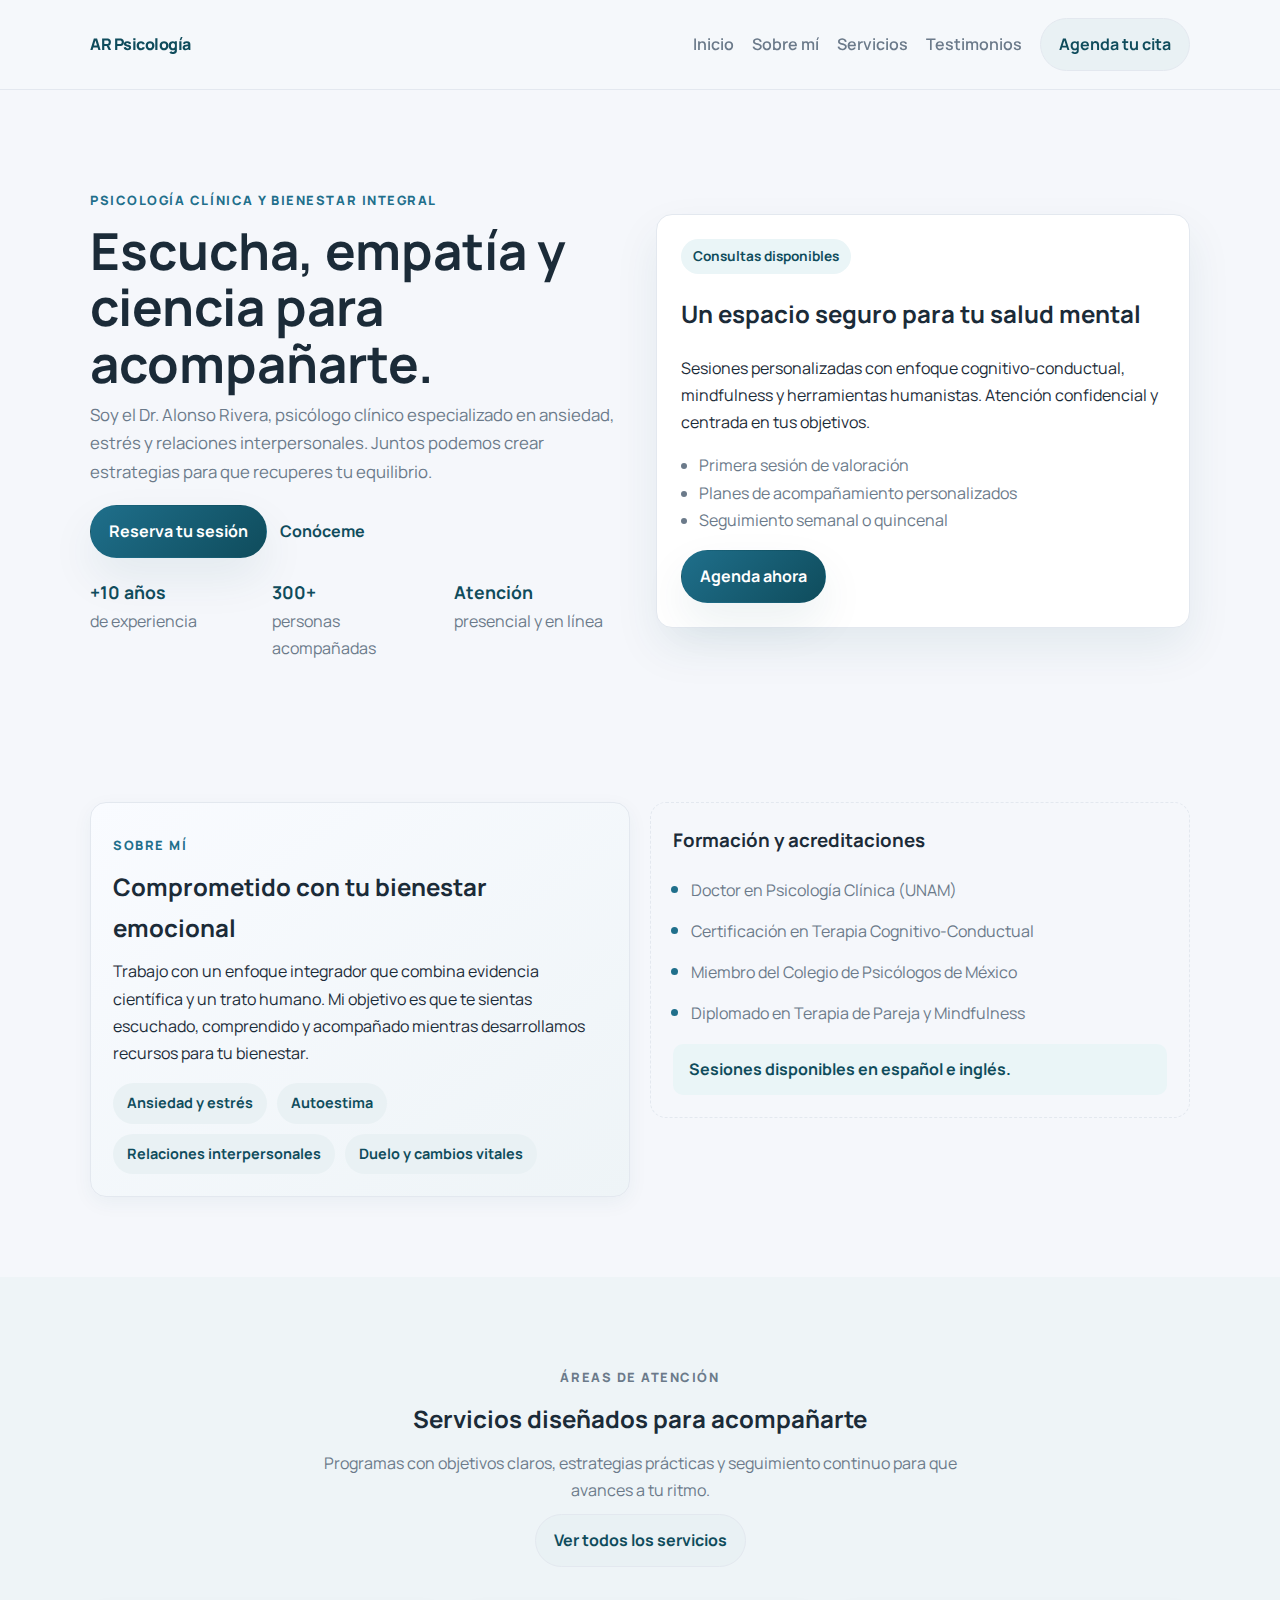
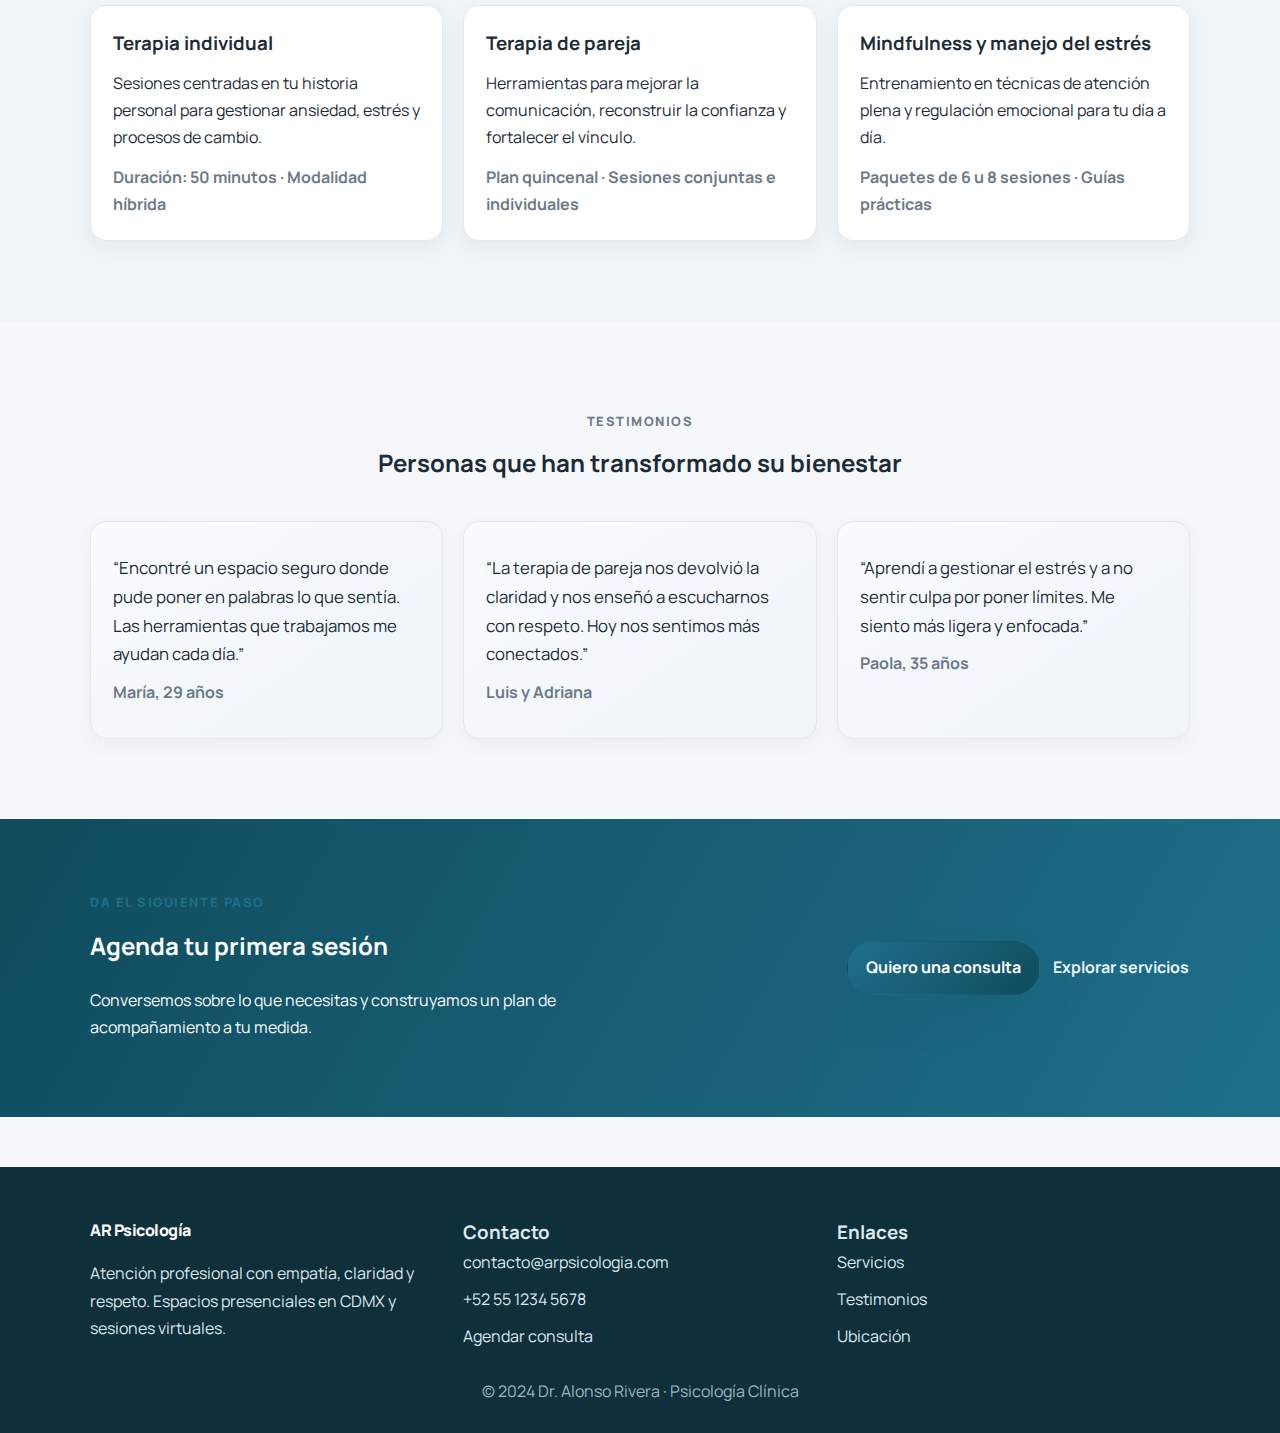
<file: index.html>
<!DOCTYPE html>
<html lang="es">
<head>
  <meta charset="UTF-8" />
  <meta name="viewport" content="width=device-width, initial-scale=1.0" />
  <title>Psicología con empatía | Dr. Alonso Rivera</title>
  <link rel="preconnect" href="https://fonts.googleapis.com">
  <link rel="preconnect" href="https://fonts.gstatic.com" crossorigin>
  <link href="https://fonts.googleapis.com/css2?family=Manrope:wght@400;500;600;700&display=swap" rel="stylesheet">
  <link rel="stylesheet" href="css/style.css" />
</head>
<body>
  <header class="navbar">
    <div class="container nav-content">
      <a href="index.html" class="logo" aria-label="Inicio">AR Psicología</a>
      <nav class="nav-links" aria-label="Principal">
        <a href="#inicio">Inicio</a>
        <a href="#sobre-mi">Sobre mí</a>
        <a href="servicios.html">Servicios</a>
        <a href="#testimonios">Testimonios</a>
        <a class="btn btn-secondary" href="contacto.html">Agenda tu cita</a>
      </nav>
      <button class="menu-toggle" aria-label="Abrir menú">
        <span></span><span></span><span></span>
      </button>
    </div>
  </header>

  <main id="inicio">
    <section class="hero">
      <div class="container hero-grid">
        <div class="hero-text">
          <p class="kicker">Psicología clínica y bienestar integral</p>
          <h1>Escucha, empatía y ciencia para acompañarte.</h1>
          <p class="lead">Soy el Dr. Alonso Rivera, psicólogo clínico especializado en ansiedad, estrés y relaciones interpersonales. Juntos podemos crear estrategias para que recuperes tu equilibrio.</p>
          <div class="hero-actions">
            <a class="btn btn-primary" href="contacto.html">Reserva tu sesión</a>
            <a class="btn btn-link" href="#sobre-mi">Conóceme</a>
          </div>
          <div class="hero-meta">
            <div>
              <strong>+10 años</strong>
              <span>de experiencia</span>
            </div>
            <div>
              <strong>300+</strong>
              <span>personas acompañadas</span>
            </div>
            <div>
              <strong>Atención</strong>
              <span>presencial y en línea</span>
            </div>
          </div>
        </div>
        <div class="hero-card" aria-label="Información destacada">
          <div class="badge">Consultas disponibles</div>
          <h2>Un espacio seguro para tu salud mental</h2>
          <p>Sesiones personalizadas con enfoque cognitivo-conductual, mindfulness y herramientas humanistas. Atención confidencial y centrada en tus objetivos.</p>
          <ul>
            <li>Primera sesión de valoración</li>
            <li>Planes de acompañamiento personalizados</li>
            <li>Seguimiento semanal o quincenal</li>
          </ul>
          <a class="btn btn-primary" href="contacto.html">Agenda ahora</a>
        </div>
      </div>
    </section>

    <section class="section" id="sobre-mi">
      <div class="container section-grid">
        <div class="card soft">
          <p class="kicker">Sobre mí</p>
          <h2>Comprometido con tu bienestar emocional</h2>
          <p>Trabajo con un enfoque integrador que combina evidencia científica y un trato humano. Mi objetivo es que te sientas escuchado, comprendido y acompañado mientras desarrollamos recursos para tu bienestar.</p>
          <div class="pill-group">
            <span class="pill">Ansiedad y estrés</span>
            <span class="pill">Autoestima</span>
            <span class="pill">Relaciones interpersonales</span>
            <span class="pill">Duelo y cambios vitales</span>
          </div>
        </div>
        <div class="card outline">
          <h3>Formación y acreditaciones</h3>
          <ul class="checklist">
            <li>Doctor en Psicología Clínica (UNAM)</li>
            <li>Certificación en Terapia Cognitivo-Conductual</li>
            <li>Miembro del Colegio de Psicólogos de México</li>
            <li>Diplomado en Terapia de Pareja y Mindfulness</li>
          </ul>
          <div class="info-banner">Sesiones disponibles en español e inglés.</div>
        </div>
      </div>
    </section>

    <section class="section muted" id="servicios">
      <div class="container">
        <div class="section-header">
          <p class="kicker">Áreas de atención</p>
          <h2>Servicios diseñados para acompañarte</h2>
          <p>Programas con objetivos claros, estrategias prácticas y seguimiento continuo para que avances a tu ritmo.</p>
          <a class="btn btn-secondary" href="servicios.html">Ver todos los servicios</a>
        </div>
        <div class="cards-grid">
          <article class="card">
            <h3>Terapia individual</h3>
            <p>Sesiones centradas en tu historia personal para gestionar ansiedad, estrés y procesos de cambio.</p>
            <div class="meta">Duración: 50 minutos · Modalidad híbrida</div>
          </article>
          <article class="card">
            <h3>Terapia de pareja</h3>
            <p>Herramientas para mejorar la comunicación, reconstruir la confianza y fortalecer el vínculo.</p>
            <div class="meta">Plan quincenal · Sesiones conjuntas e individuales</div>
          </article>
          <article class="card">
            <h3>Mindfulness y manejo del estrés</h3>
            <p>Entrenamiento en técnicas de atención plena y regulación emocional para tu día a día.</p>
            <div class="meta">Paquetes de 6 u 8 sesiones · Guías prácticas</div>
          </article>
        </div>
      </div>
    </section>

    <section class="section" id="testimonios">
      <div class="container">
        <div class="section-header">
          <p class="kicker">Testimonios</p>
          <h2>Personas que han transformado su bienestar</h2>
        </div>
        <div class="cards-grid testimonials">
          <article class="card soft">
            <p class="quote">“Encontré un espacio seguro donde pude poner en palabras lo que sentía. Las herramientas que trabajamos me ayudan cada día.”</p>
            <p class="author">María, 29 años</p>
          </article>
          <article class="card soft">
            <p class="quote">“La terapia de pareja nos devolvió la claridad y nos enseñó a escucharnos con respeto. Hoy nos sentimos más conectados.”</p>
            <p class="author">Luis y Adriana</p>
          </article>
          <article class="card soft">
            <p class="quote">“Aprendí a gestionar el estrés y a no sentir culpa por poner límites. Me siento más ligera y enfocada.”</p>
            <p class="author">Paola, 35 años</p>
          </article>
        </div>
      </div>
    </section>

    <section class="cta" aria-labelledby="cta-title">
      <div class="container cta-content">
        <div>
          <p class="kicker">Da el siguiente paso</p>
          <h2 id="cta-title">Agenda tu primera sesión</h2>
          <p>Conversemos sobre lo que necesitas y construyamos un plan de acompañamiento a tu medida.</p>
        </div>
        <div class="cta-actions">
          <a class="btn btn-primary" href="contacto.html">Quiero una consulta</a>
          <a class="btn btn-link" href="servicios.html">Explorar servicios</a>
        </div>
      </div>
    </section>
  </main>

  <footer class="footer">
    <div class="container footer-grid">
      <div>
        <a class="logo" href="index.html">AR Psicología</a>
        <p>Atención profesional con empatía, claridad y respeto. Espacios presenciales en CDMX y sesiones virtuales.</p>
      </div>
      <div>
        <h3>Contacto</h3>
        <ul class="footer-links">
          <li><a href="mailto:contacto@arpsicologia.com">contacto@arpsicologia.com</a></li>
          <li><a href="tel:+525512345678">+52 55 1234 5678</a></li>
          <li><a href="contacto.html">Agendar consulta</a></li>
        </ul>
      </div>
      <div>
        <h3>Enlaces</h3>
        <ul class="footer-links">
          <li><a href="servicios.html">Servicios</a></li>
          <li><a href="#testimonios">Testimonios</a></li>
          <li><a href="contacto.html#ubicacion">Ubicación</a></li>
        </ul>
      </div>
    </div>
    <p class="footer-bottom">© 2024 Dr. Alonso Rivera · Psicología Clínica</p>
  </footer>

  <script src="js/main.js"></script>
</body>
</html>
</file>
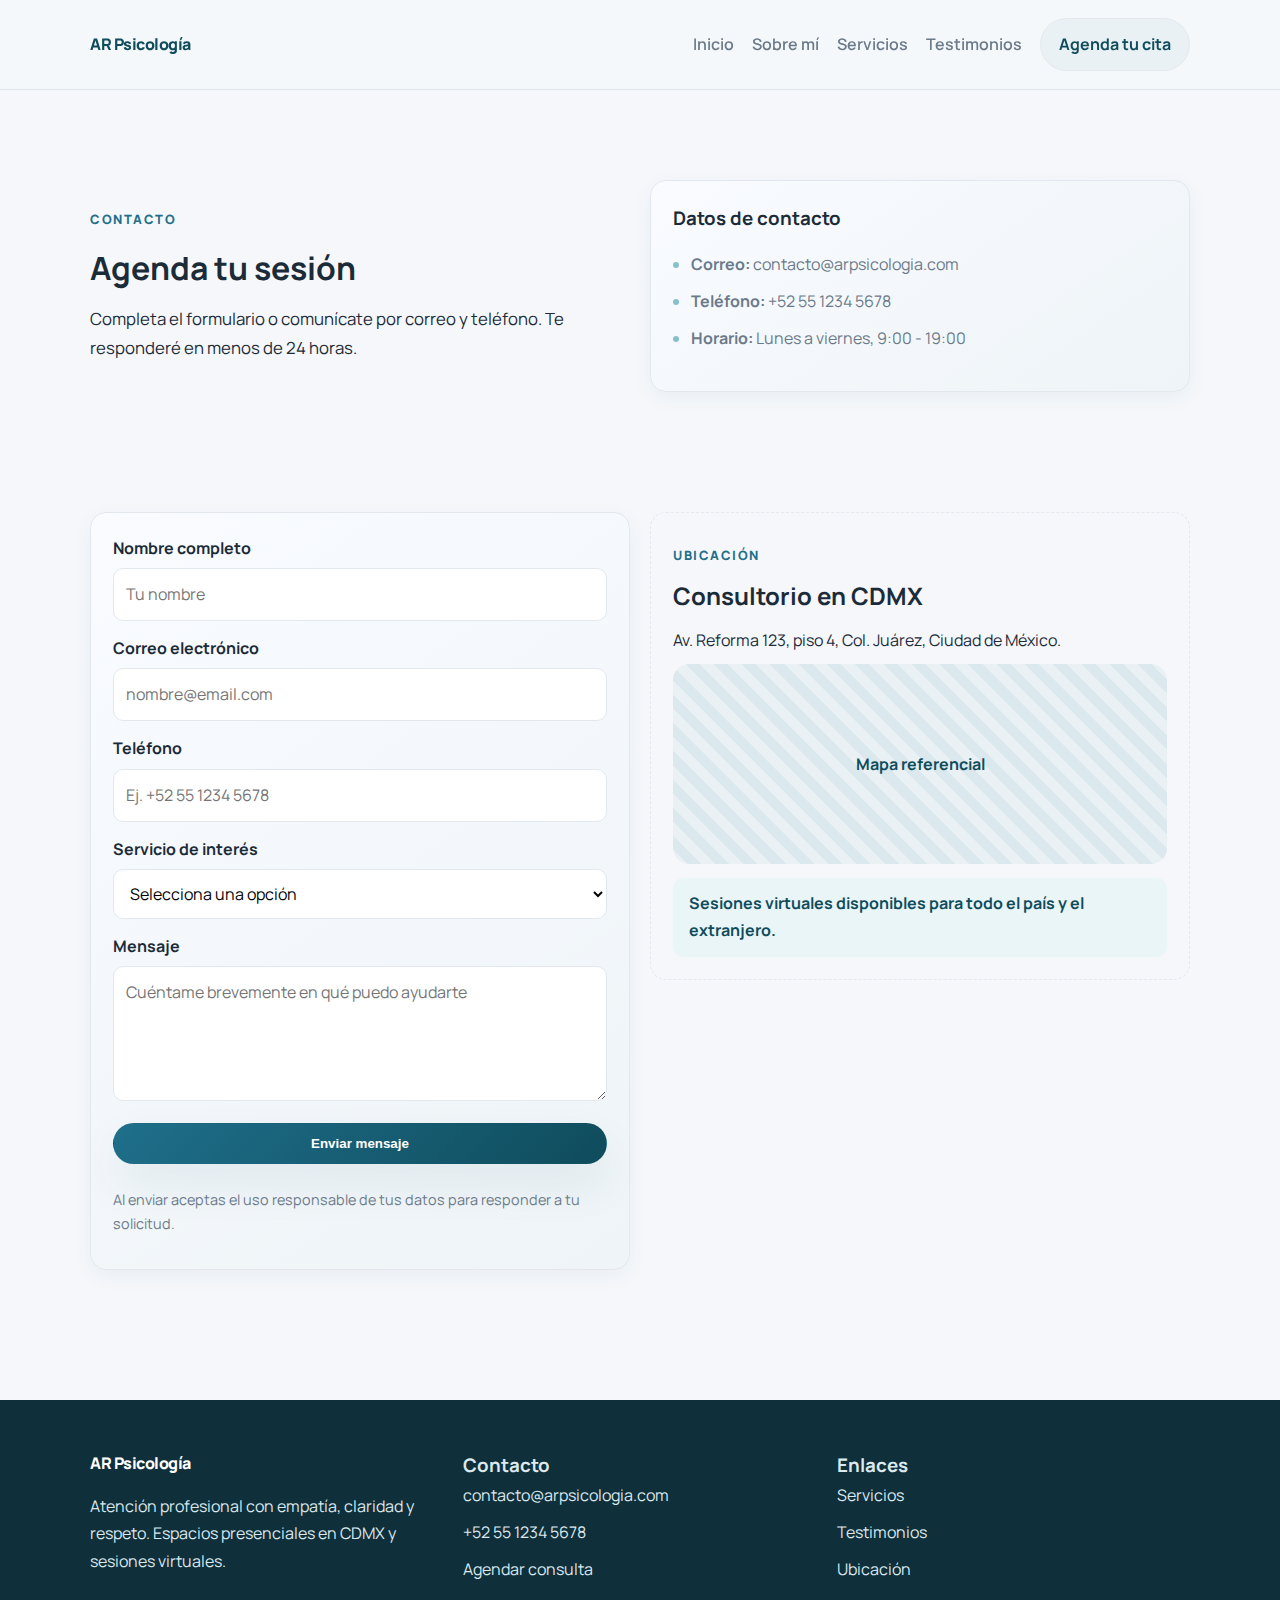
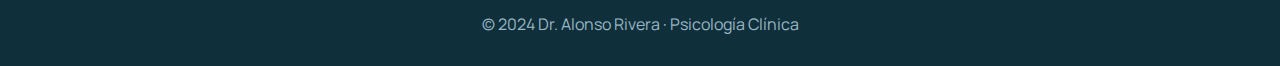
<file: contacto.html>
<!DOCTYPE html>
<html lang="es">
<head>
  <meta charset="UTF-8" />
  <meta name="viewport" content="width=device-width, initial-scale=1.0" />
  <title>Contacto | AR Psicología</title>
  <link rel="preconnect" href="https://fonts.googleapis.com">
  <link rel="preconnect" href="https://fonts.gstatic.com" crossorigin>
  <link href="https://fonts.googleapis.com/css2?family=Manrope:wght@400;500;600;700&display=swap" rel="stylesheet">
  <link rel="stylesheet" href="css/style.css" />
</head>
<body>
  <header class="navbar">
    <div class="container nav-content">
      <a href="index.html" class="logo" aria-label="Inicio">AR Psicología</a>
      <nav class="nav-links" aria-label="Principal">
        <a href="index.html#inicio">Inicio</a>
        <a href="index.html#sobre-mi">Sobre mí</a>
        <a href="servicios.html">Servicios</a>
        <a href="index.html#testimonios">Testimonios</a>
        <a class="btn btn-secondary" href="contacto.html" aria-current="page">Agenda tu cita</a>
      </nav>
      <button class="menu-toggle" aria-label="Abrir menú">
        <span></span><span></span><span></span>
      </button>
    </div>
  </header>

  <main class="page">
    <section class="page-header">
      <div class="container header-grid">
        <div>
          <p class="kicker">Contacto</p>
          <h1>Agenda tu sesión</h1>
          <p class="lead">Completa el formulario o comunícate por correo y teléfono. Te responderé en menos de 24 horas.</p>
        </div>
        <div class="card soft">
          <h3>Datos de contacto</h3>
          <ul class="bullet-list">
            <li><strong>Correo:</strong> <a href="mailto:contacto@arpsicologia.com">contacto@arpsicologia.com</a></li>
            <li><strong>Teléfono:</strong> <a href="tel:+525512345678">+52 55 1234 5678</a></li>
            <li><strong>Horario:</strong> Lunes a viernes, 9:00 - 19:00</li>
          </ul>
        </div>
      </div>
    </section>

    <section class="section">
      <div class="container contact-grid">
        <form class="card soft form" aria-label="Formulario de contacto">
          <div class="field">
            <label for="nombre">Nombre completo</label>
            <input type="text" id="nombre" name="nombre" placeholder="Tu nombre" required>
          </div>
          <div class="field">
            <label for="correo">Correo electrónico</label>
            <input type="email" id="correo" name="correo" placeholder="nombre@email.com" required>
          </div>
          <div class="field">
            <label for="telefono">Teléfono</label>
            <input type="tel" id="telefono" name="telefono" placeholder="Ej. +52 55 1234 5678">
          </div>
          <div class="field">
            <label for="servicio">Servicio de interés</label>
            <select id="servicio" name="servicio">
              <option value="">Selecciona una opción</option>
              <option value="individual">Terapia individual</option>
              <option value="pareja">Terapia de pareja</option>
              <option value="mindfulness">Mindfulness y manejo del estrés</option>
              <option value="talleres">Talleres y charlas</option>
            </select>
          </div>
          <div class="field">
            <label for="mensaje">Mensaje</label>
            <textarea id="mensaje" name="mensaje" rows="4" placeholder="Cuéntame brevemente en qué puedo ayudarte" required></textarea>
          </div>
          <button class="btn btn-primary" type="submit">Enviar mensaje</button>
          <p class="form-note">Al enviar aceptas el uso responsable de tus datos para responder a tu solicitud.</p>
        </form>

        <div class="card outline" id="ubicacion">
          <p class="kicker">Ubicación</p>
          <h2>Consultorio en CDMX</h2>
          <p>Av. Reforma 123, piso 4, Col. Juárez, Ciudad de México.</p>
          <div class="map-placeholder" role="img" aria-label="Mapa de ubicación">Mapa referencial</div>
          <div class="info-banner">Sesiones virtuales disponibles para todo el país y el extranjero.</div>
        </div>
      </div>
    </section>
  </main>

  <footer class="footer">
    <div class="container footer-grid">
      <div>
        <a class="logo" href="index.html">AR Psicología</a>
        <p>Atención profesional con empatía, claridad y respeto. Espacios presenciales en CDMX y sesiones virtuales.</p>
      </div>
      <div>
        <h3>Contacto</h3>
        <ul class="footer-links">
          <li><a href="mailto:contacto@arpsicologia.com">contacto@arpsicologia.com</a></li>
          <li><a href="tel:+525512345678">+52 55 1234 5678</a></li>
          <li><a href="contacto.html">Agendar consulta</a></li>
        </ul>
      </div>
      <div>
        <h3>Enlaces</h3>
        <ul class="footer-links">
          <li><a href="servicios.html">Servicios</a></li>
          <li><a href="index.html#testimonios">Testimonios</a></li>
          <li><a href="contacto.html#ubicacion">Ubicación</a></li>
        </ul>
      </div>
    </div>
    <p class="footer-bottom">© 2024 Dr. Alonso Rivera · Psicología Clínica</p>
  </footer>

  <script src="js/main.js"></script>
</body>
</html>
</file>
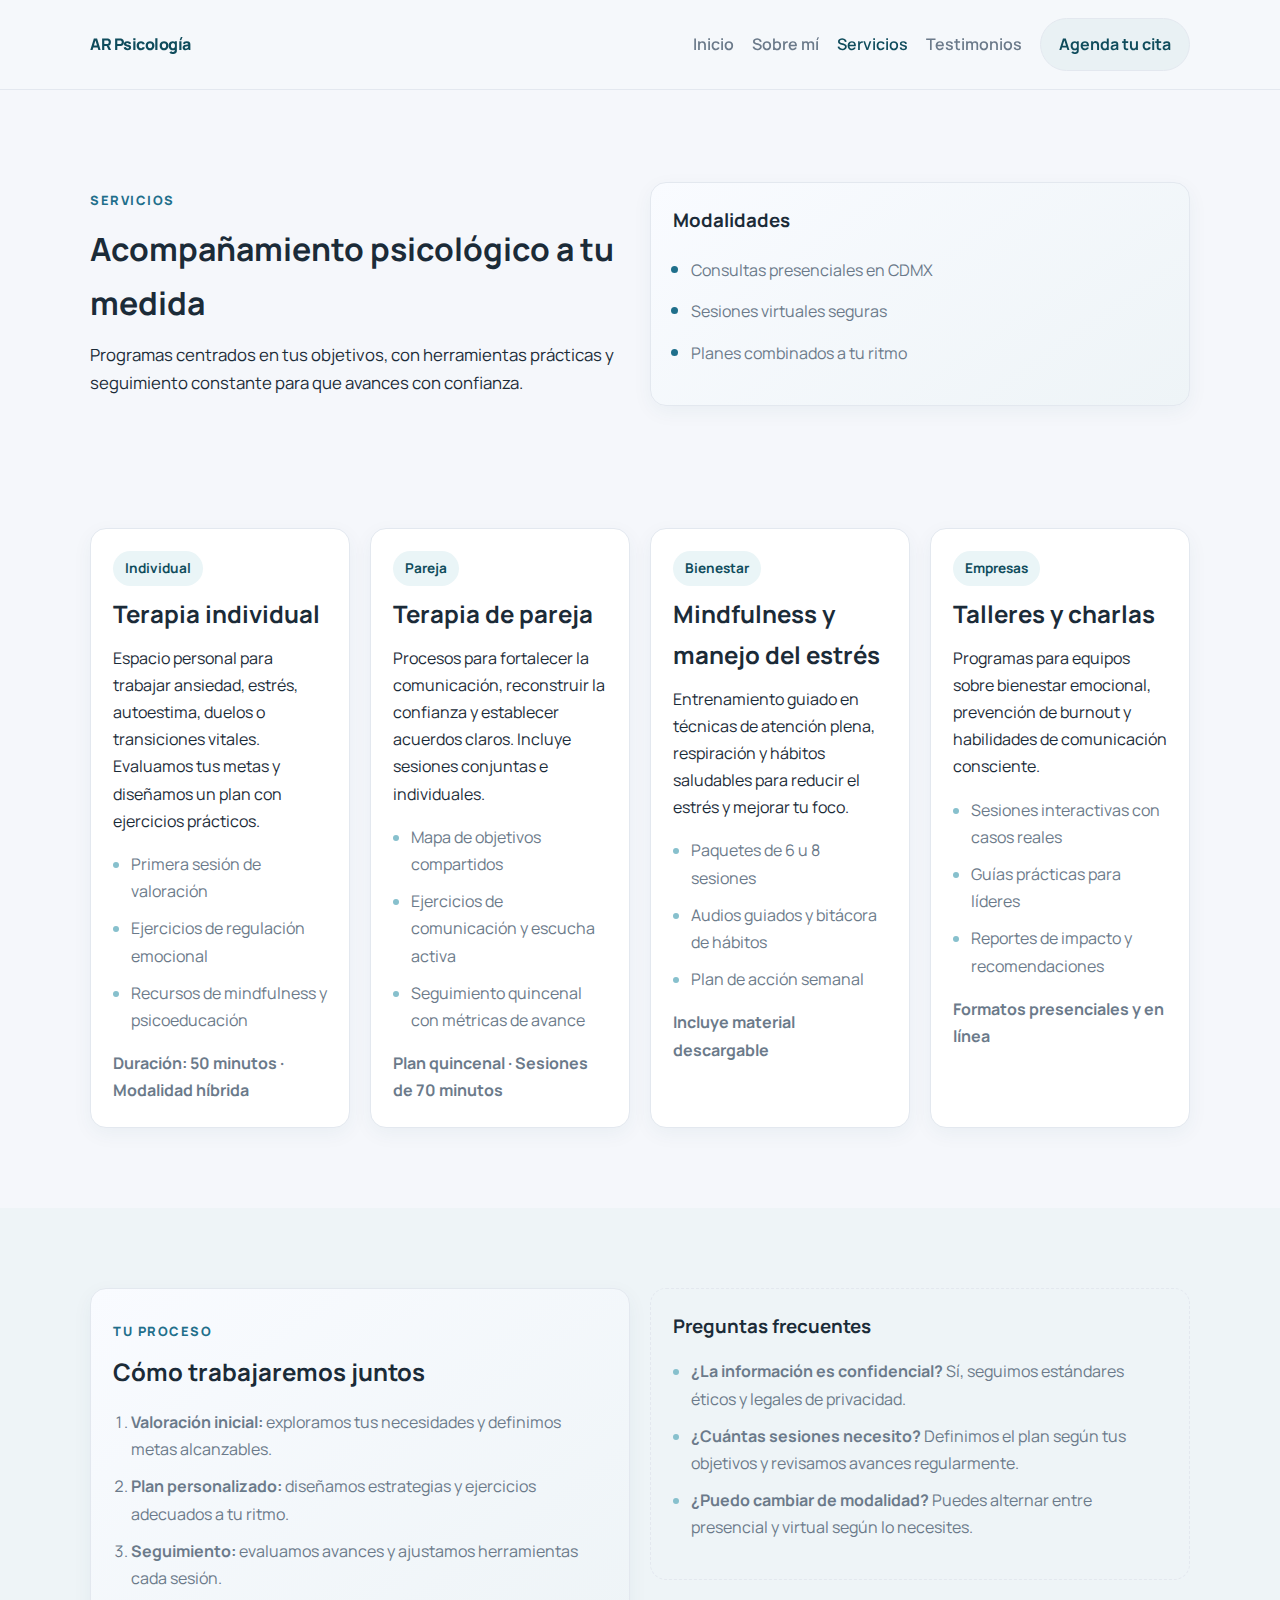
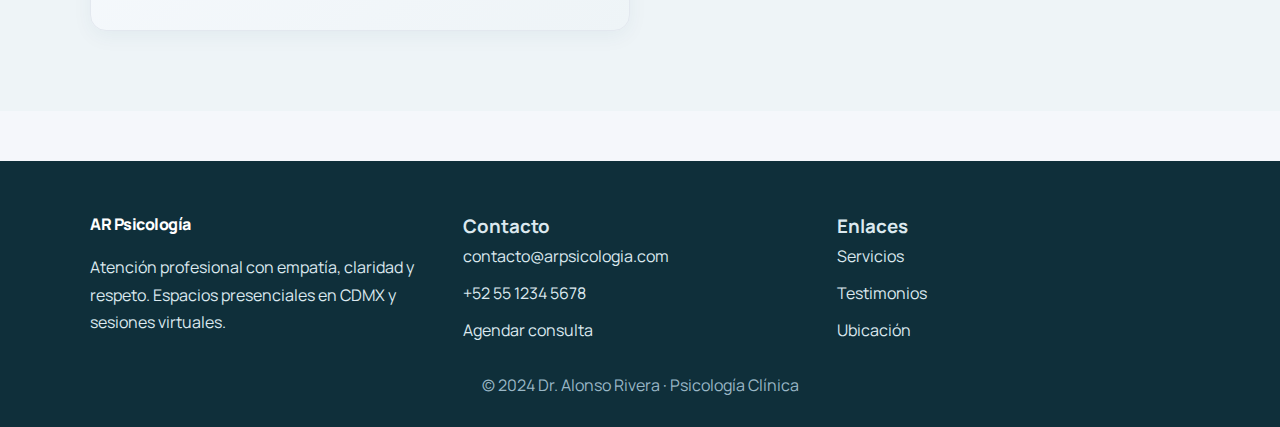
<file: servicios.html>
<!DOCTYPE html>
<html lang="es">
<head>
  <meta charset="UTF-8" />
  <meta name="viewport" content="width=device-width, initial-scale=1.0" />
  <title>Servicios | AR Psicología</title>
  <link rel="preconnect" href="https://fonts.googleapis.com">
  <link rel="preconnect" href="https://fonts.gstatic.com" crossorigin>
  <link href="https://fonts.googleapis.com/css2?family=Manrope:wght@400;500;600;700&display=swap" rel="stylesheet">
  <link rel="stylesheet" href="css/style.css" />
</head>
<body>
  <header class="navbar">
    <div class="container nav-content">
      <a href="index.html" class="logo" aria-label="Inicio">AR Psicología</a>
      <nav class="nav-links" aria-label="Principal">
        <a href="index.html#inicio">Inicio</a>
        <a href="index.html#sobre-mi">Sobre mí</a>
        <a href="servicios.html" aria-current="page">Servicios</a>
        <a href="index.html#testimonios">Testimonios</a>
        <a class="btn btn-secondary" href="contacto.html">Agenda tu cita</a>
      </nav>
      <button class="menu-toggle" aria-label="Abrir menú">
        <span></span><span></span><span></span>
      </button>
    </div>
  </header>

  <main class="page">
    <section class="page-header">
      <div class="container header-grid">
        <div>
          <p class="kicker">Servicios</p>
          <h1>Acompañamiento psicológico a tu medida</h1>
          <p class="lead">Programas centrados en tus objetivos, con herramientas prácticas y seguimiento constante para que avances con confianza.</p>
        </div>
        <div class="card soft">
          <h3>Modalidades</h3>
          <ul class="checklist">
            <li>Consultas presenciales en CDMX</li>
            <li>Sesiones virtuales seguras</li>
            <li>Planes combinados a tu ritmo</li>
          </ul>
        </div>
      </div>
    </section>

    <section class="section">
      <div class="container">
        <div class="cards-grid service-cards">
          <article class="card">
            <div class="badge">Individual</div>
            <h2>Terapia individual</h2>
            <p>Espacio personal para trabajar ansiedad, estrés, autoestima, duelos o transiciones vitales. Evaluamos tus metas y diseñamos un plan con ejercicios prácticos.</p>
            <ul class="bullet-list">
              <li>Primera sesión de valoración</li>
              <li>Ejercicios de regulación emocional</li>
              <li>Recursos de mindfulness y psicoeducación</li>
            </ul>
            <div class="meta">Duración: 50 minutos · Modalidad híbrida</div>
          </article>

          <article class="card">
            <div class="badge">Pareja</div>
            <h2>Terapia de pareja</h2>
            <p>Procesos para fortalecer la comunicación, reconstruir la confianza y establecer acuerdos claros. Incluye sesiones conjuntas e individuales.</p>
            <ul class="bullet-list">
              <li>Mapa de objetivos compartidos</li>
              <li>Ejercicios de comunicación y escucha activa</li>
              <li>Seguimiento quincenal con métricas de avance</li>
            </ul>
            <div class="meta">Plan quincenal · Sesiones de 70 minutos</div>
          </article>

          <article class="card">
            <div class="badge">Bienestar</div>
            <h2>Mindfulness y manejo del estrés</h2>
            <p>Entrenamiento guiado en técnicas de atención plena, respiración y hábitos saludables para reducir el estrés y mejorar tu foco.</p>
            <ul class="bullet-list">
              <li>Paquetes de 6 u 8 sesiones</li>
              <li>Audios guiados y bitácora de hábitos</li>
              <li>Plan de acción semanal</li>
            </ul>
            <div class="meta">Incluye material descargable</div>
          </article>

          <article class="card">
            <div class="badge">Empresas</div>
            <h2>Talleres y charlas</h2>
            <p>Programas para equipos sobre bienestar emocional, prevención de burnout y habilidades de comunicación consciente.</p>
            <ul class="bullet-list">
              <li>Sesiones interactivas con casos reales</li>
              <li>Guías prácticas para líderes</li>
              <li>Reportes de impacto y recomendaciones</li>
            </ul>
            <div class="meta">Formatos presenciales y en línea</div>
          </article>
        </div>
      </div>
    </section>

    <section class="section muted">
      <div class="container section-grid">
        <div class="card soft">
          <p class="kicker">Tu proceso</p>
          <h2>Cómo trabajaremos juntos</h2>
          <ol class="steps">
            <li><strong>Valoración inicial:</strong> exploramos tus necesidades y definimos metas alcanzables.</li>
            <li><strong>Plan personalizado:</strong> diseñamos estrategias y ejercicios adecuados a tu ritmo.</li>
            <li><strong>Seguimiento:</strong> evaluamos avances y ajustamos herramientas cada sesión.</li>
          </ol>
        </div>
        <div class="card outline">
          <h3>Preguntas frecuentes</h3>
          <ul class="bullet-list">
            <li><strong>¿La información es confidencial?</strong> Sí, seguimos estándares éticos y legales de privacidad.</li>
            <li><strong>¿Cuántas sesiones necesito?</strong> Definimos el plan según tus objetivos y revisamos avances regularmente.</li>
            <li><strong>¿Puedo cambiar de modalidad?</strong> Puedes alternar entre presencial y virtual según lo necesites.</li>
          </ul>
        </div>
      </div>
    </section>
  </main>

  <footer class="footer">
    <div class="container footer-grid">
      <div>
        <a class="logo" href="index.html">AR Psicología</a>
        <p>Atención profesional con empatía, claridad y respeto. Espacios presenciales en CDMX y sesiones virtuales.</p>
      </div>
      <div>
        <h3>Contacto</h3>
        <ul class="footer-links">
          <li><a href="mailto:contacto@arpsicologia.com">contacto@arpsicologia.com</a></li>
          <li><a href="tel:+525512345678">+52 55 1234 5678</a></li>
          <li><a href="contacto.html">Agendar consulta</a></li>
        </ul>
      </div>
      <div>
        <h3>Enlaces</h3>
        <ul class="footer-links">
          <li><a href="servicios.html">Servicios</a></li>
          <li><a href="index.html#testimonios">Testimonios</a></li>
          <li><a href="contacto.html#ubicacion">Ubicación</a></li>
        </ul>
      </div>
    </div>
    <p class="footer-bottom">© 2024 Dr. Alonso Rivera · Psicología Clínica</p>
  </footer>

  <script src="js/main.js"></script>
</body>
</html>
</file>
<file: css/style.css>
:root {
  --bg: #f5f7fb;
  --card: #ffffff;
  --primary: #1f6f8b;
  --primary-dark: #0f4c5c;
  --accent: #87c0cd;
  --text: #1b2b38;
  --muted: #6b7a8a;
  --border: #e3e8ef;
  --shadow: 0 20px 45px rgba(15, 76, 92, 0.08);
  --radius: 16px;
  --radius-sm: 10px;
}

* {
  box-sizing: border-box;
}

body {
  margin: 0;
  font-family: 'Manrope', system-ui, -apple-system, sans-serif;
  color: var(--text);
  background: var(--bg);
  line-height: 1.7;
}

a {
  color: inherit;
  text-decoration: none;
}

img {
  max-width: 100%;
  display: block;
}

.container {
  width: min(1100px, 92%);
  margin: 0 auto;
}

.navbar {
  position: sticky;
  top: 0;
  z-index: 10;
  background: rgba(245, 247, 251, 0.9);
  backdrop-filter: blur(10px);
  border-bottom: 1px solid var(--border);
}

.nav-content {
  display: flex;
  align-items: center;
  justify-content: space-between;
  padding: 18px 0;
  gap: 12px;
}

.logo {
  font-weight: 800;
  letter-spacing: -0.5px;
  color: var(--primary-dark);
}

.nav-links {
  display: flex;
  align-items: center;
  gap: 18px;
  font-weight: 600;
  color: var(--muted);
}

.nav-links a:hover,
.nav-links a[aria-current='page'] {
  color: var(--primary-dark);
}

.menu-toggle {
  display: none;
  flex-direction: column;
  gap: 4px;
  background: none;
  border: none;
  padding: 6px;
  cursor: pointer;
}

.menu-toggle span {
  width: 22px;
  height: 2px;
  background: var(--text);
  border-radius: 4px;
}

.btn {
  border-radius: 999px;
  padding: 12px 18px;
  font-weight: 700;
  display: inline-flex;
  align-items: center;
  justify-content: center;
  gap: 8px;
  border: 1px solid transparent;
  transition: all 0.2s ease;
}

.btn-primary {
  background: linear-gradient(135deg, var(--primary), var(--primary-dark));
  color: #fff;
  box-shadow: var(--shadow);
}

.btn-primary:hover {
  transform: translateY(-1px);
  box-shadow: 0 18px 35px rgba(15, 76, 92, 0.14);
}

.btn-secondary {
  background: #e9f1f4;
  color: var(--primary-dark);
  border-color: var(--border);
}

.btn-secondary:hover {
  background: #dce9ef;
}

.btn-link {
  color: var(--primary-dark);
  padding: 10px 0;
}

.hero {
  padding: 90px 0 60px;
}

.hero-grid {
  display: grid;
  grid-template-columns: repeat(auto-fit, minmax(300px, 1fr));
  gap: 32px;
  align-items: center;
}

.hero-text h1 {
  font-size: clamp(2rem, 3vw + 1rem, 3.2rem);
  line-height: 1.1;
  margin: 12px 0;
}

.hero-text .lead {
  color: var(--muted);
  margin-bottom: 18px;
}

.hero-actions {
  display: flex;
  gap: 12px;
  flex-wrap: wrap;
  margin-bottom: 20px;
}

.hero-meta {
  display: grid;
  grid-template-columns: repeat(auto-fit, minmax(140px, 1fr));
  gap: 12px;
  color: var(--muted);
  margin-top: 8px;
}

.hero-meta strong {
  display: block;
  color: var(--primary-dark);
  font-size: 1.1rem;
}

.hero-card {
  background: var(--card);
  padding: 24px;
  border-radius: var(--radius);
  box-shadow: var(--shadow);
  border: 1px solid var(--border);
}

.badge {
  display: inline-block;
  background: #eaf5f7;
  color: var(--primary-dark);
  padding: 6px 12px;
  border-radius: 999px;
  font-weight: 700;
  font-size: 0.85rem;
}

.hero-card ul {
  padding-left: 18px;
  color: var(--muted);
}

.section {
  padding: 80px 0;
}

.section.muted {
  background: #eef4f7;
}

.section-header {
  text-align: center;
  max-width: 680px;
  margin: 0 auto 38px;
}

.section-header p {
  color: var(--muted);
}

.section-grid {
  display: grid;
  grid-template-columns: repeat(auto-fit, minmax(300px, 1fr));
  gap: 20px;
  align-items: start;
}

.cards-grid {
  display: grid;
  grid-template-columns: repeat(auto-fit, minmax(260px, 1fr));
  gap: 20px;
}

.card {
  background: var(--card);
  border-radius: var(--radius);
  padding: 22px;
  border: 1px solid var(--border);
  box-shadow: 0 6px 20px rgba(15, 76, 92, 0.05);
}

.card.soft {
  background: linear-gradient(145deg, #f9fbff 0%, #eef4f7 100%);
}

.card.outline {
  background: transparent;
  border-style: dashed;
  box-shadow: none;
}

.kicker {
  text-transform: uppercase;
  letter-spacing: 0.12em;
  font-size: 0.8rem;
  color: var(--primary);
  font-weight: 800;
}

.lead {
  font-size: 1.05rem;
}

.pill-group {
  display: flex;
  flex-wrap: wrap;
  gap: 10px;
  margin-top: 16px;
}

.pill {
  background: #e9f1f4;
  color: var(--primary-dark);
  padding: 8px 14px;
  border-radius: 999px;
  font-weight: 700;
  font-size: 0.9rem;
}

.checklist,
.bullet-list {
  padding-left: 18px;
  color: var(--muted);
  display: grid;
  gap: 10px;
}

.checklist li::marker {
  color: var(--primary);
  font-size: 1.2em;
}

.bullet-list li::marker {
  color: var(--accent);
}

.info-banner {
  background: #eaf5f7;
  color: var(--primary-dark);
  padding: 12px 16px;
  border-radius: var(--radius-sm);
  margin-top: 14px;
  font-weight: 700;
}

.meta {
  color: var(--muted);
  font-weight: 700;
  margin-top: 12px;
}

.testimonials .quote {
  font-size: 1.05rem;
  color: var(--text);
}

.testimonials .author {
  margin-top: 10px;
  color: var(--muted);
  font-weight: 700;
}

.cta {
  background: linear-gradient(120deg, var(--primary-dark), var(--primary));
  color: #fff;
  padding: 60px 0;
}

.cta-content {
  display: grid;
  grid-template-columns: repeat(auto-fit, minmax(260px, 1fr));
  align-items: center;
  gap: 16px;
}

.cta-actions {
  display: flex;
  gap: 12px;
  justify-content: flex-end;
  flex-wrap: wrap;
}

.cta .btn-link {
  color: #e8f7ff;
}

.footer {
  background: #0f2f3a;
  color: #dce9ef;
  padding: 50px 0 28px;
  margin-top: 50px;
}

.footer-grid {
  display: grid;
  grid-template-columns: repeat(auto-fit, minmax(220px, 1fr));
  gap: 20px;
  align-items: start;
  margin-bottom: 20px;
}

.footer-links {
  list-style: none;
  padding: 0;
  margin: 0;
  display: grid;
  gap: 10px;
}

.footer-links a {
  color: #dce9ef;
}

.footer-bottom {
  text-align: center;
  color: #9ab7c6;
  margin: 0;
}

.page-header {
  padding: 90px 0 40px;
}

.header-grid {
  display: grid;
  grid-template-columns: repeat(auto-fit, minmax(280px, 1fr));
  gap: 20px;
  align-items: center;
}

.service-cards .card h2 {
  margin-top: 8px;
}

.steps {
  padding-left: 18px;
  color: var(--muted);
  display: grid;
  gap: 10px;
}

.contact-grid {
  display: grid;
  grid-template-columns: repeat(auto-fit, minmax(300px, 1fr));
  gap: 20px;
  align-items: start;
}

.form {
  display: grid;
  gap: 14px;
}

.field label {
  font-weight: 700;
  color: var(--text);
  display: block;
  margin-bottom: 6px;
}

.field input,
.field select,
.field textarea {
  width: 100%;
  padding: 12px;
  border-radius: var(--radius-sm);
  border: 1px solid var(--border);
  background: #fff;
  font: inherit;
}

.field input:focus,
.field select:focus,
.field textarea:focus {
  outline: 2px solid var(--accent);
  border-color: var(--accent);
}

.form-note {
  color: var(--muted);
  font-size: 0.9rem;
  margin: 0;
}

.map-placeholder {
  background: repeating-linear-gradient(45deg, #e9f1f4, #e9f1f4 10px, #dbe8ee 10px, #dbe8ee 20px);
  height: 200px;
  border-radius: var(--radius);
  display: grid;
  place-items: center;
  color: var(--primary-dark);
  font-weight: 700;
}

.footer .logo {
  color: #fff;
}

.kicker + h1,
.kicker + h2,
.kicker + h3 {
  margin-top: 6px;
}

.hero h1,
.section h2,
.page-header h1,
.card h2,
.card h3,
.footer h3 {
  margin: 0;
}

.hero p,
.section p,
.page-header p,
.card p {
  margin-top: 10px;
  margin-bottom: 10px;
}

@media (max-width: 840px) {
  .nav-links {
    position: absolute;
    inset: 70px 16px auto;
    background: #fff;
    padding: 16px;
    border-radius: var(--radius);
    box-shadow: var(--shadow);
    flex-direction: column;
    align-items: flex-start;
    display: none;
  }

  .nav-links.open {
    display: flex;
  }

  .menu-toggle {
    display: flex;
  }

  .cta-actions {
    justify-content: flex-start;
  }
}
</file>
